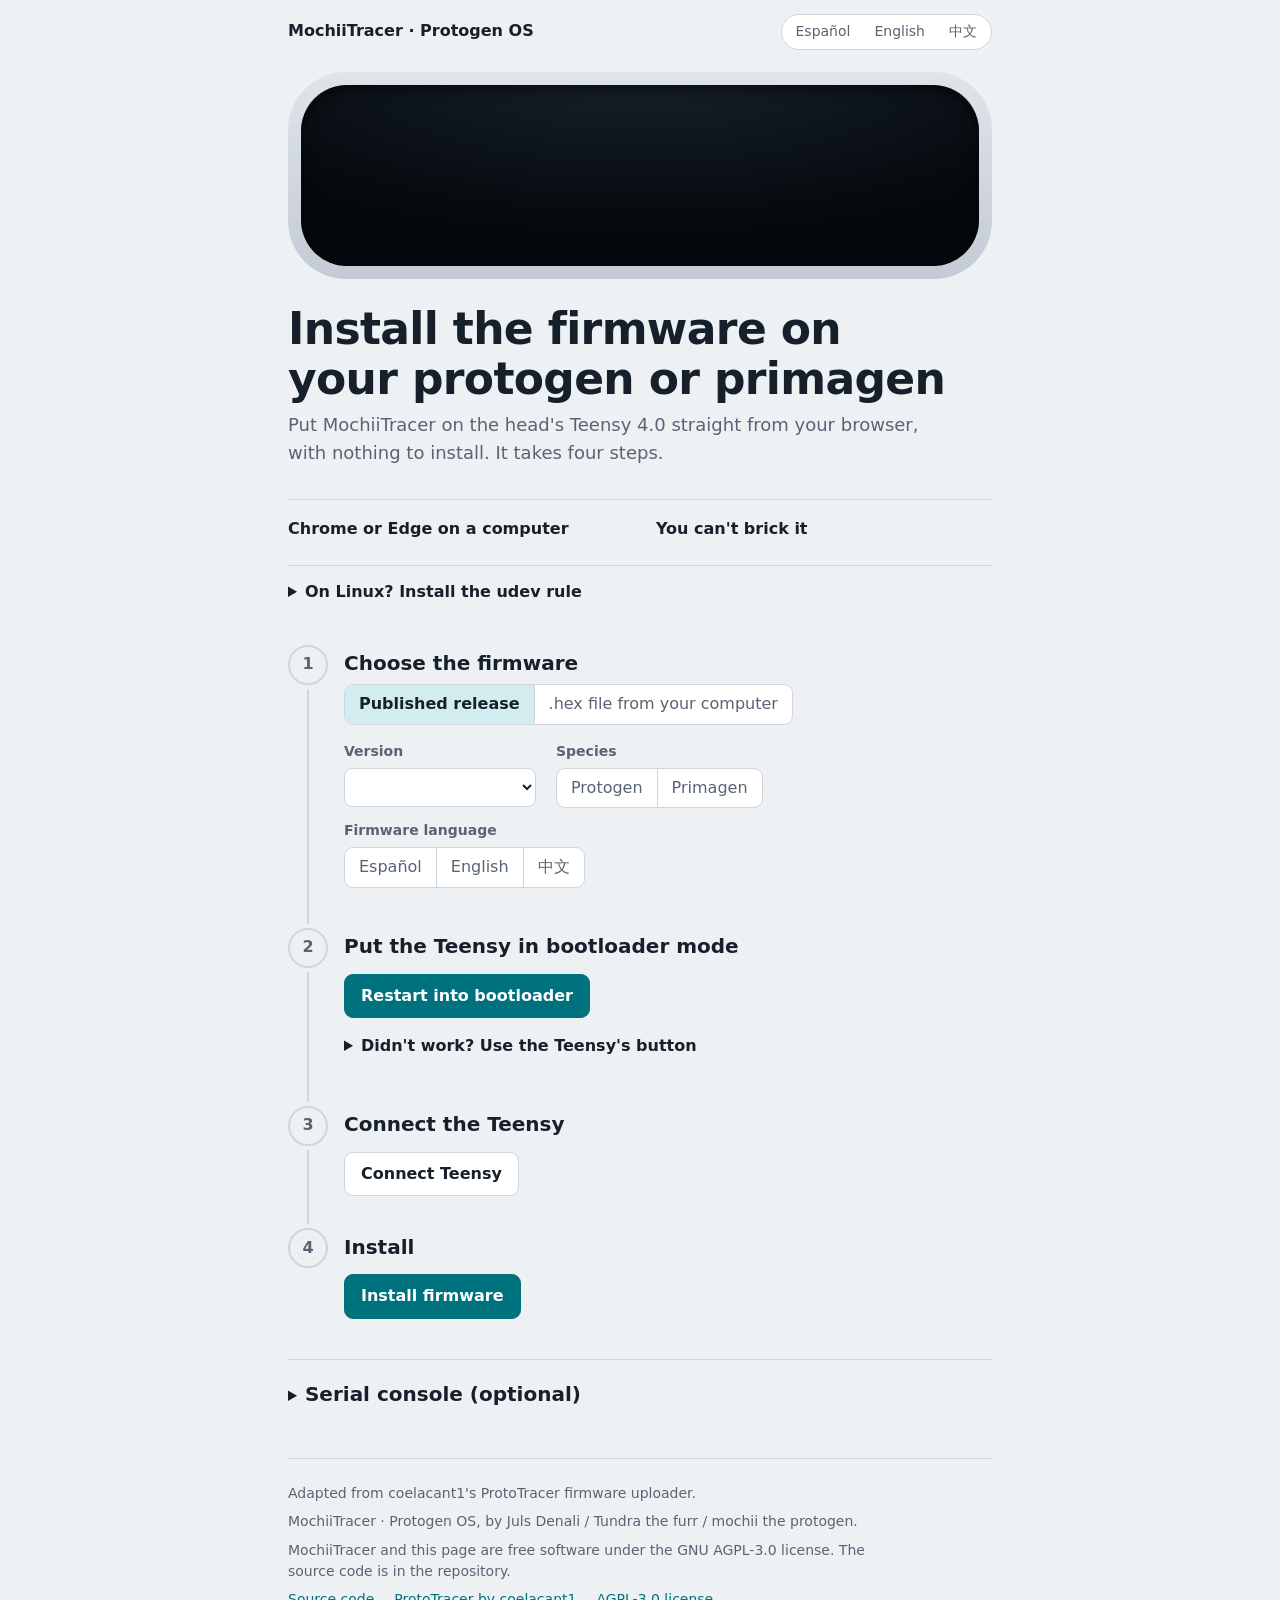
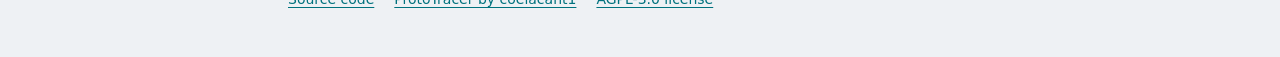
<file: docs/index.html>
<!doctype html>
<html lang="en">
<head>
<meta charset="utf-8">
<meta name="viewport" content="width=device-width, initial-scale=1">
<title>MochiiTracer · Protogen OS</title>
<meta http-equiv="refresh" content="0; url=instalar/">
<style>
  :root { color-scheme: light dark; --bg:#f6f7f9; --fg:#14161a; --a:#0a8f86; }
  @media (prefers-color-scheme: dark) { :root { --bg:#0d0f13; --fg:#e6e8eb; --a:#2fd3c7; } }
  body { margin:0; min-height:100vh; display:grid; place-items:center; background:var(--bg); color:var(--fg);
         font:16px/1.5 system-ui, sans-serif; padding:0 16px; text-align:center; }
  a { color:var(--a); }
</style>
</head>
<body>
<main>
  <h1>MochiiTracer · Protogen OS</h1>
  <p><a href="instalar/">Web installer</a> · <a href="instalar/?lang=es">Instalador web</a> · <a href="instalar/?lang=zh">网页安装器</a></p>
  <p><a href="https://github.com/mochiitheproto/mochiitracer">GitHub</a></p>
</main>
</body>
</html>
</file>
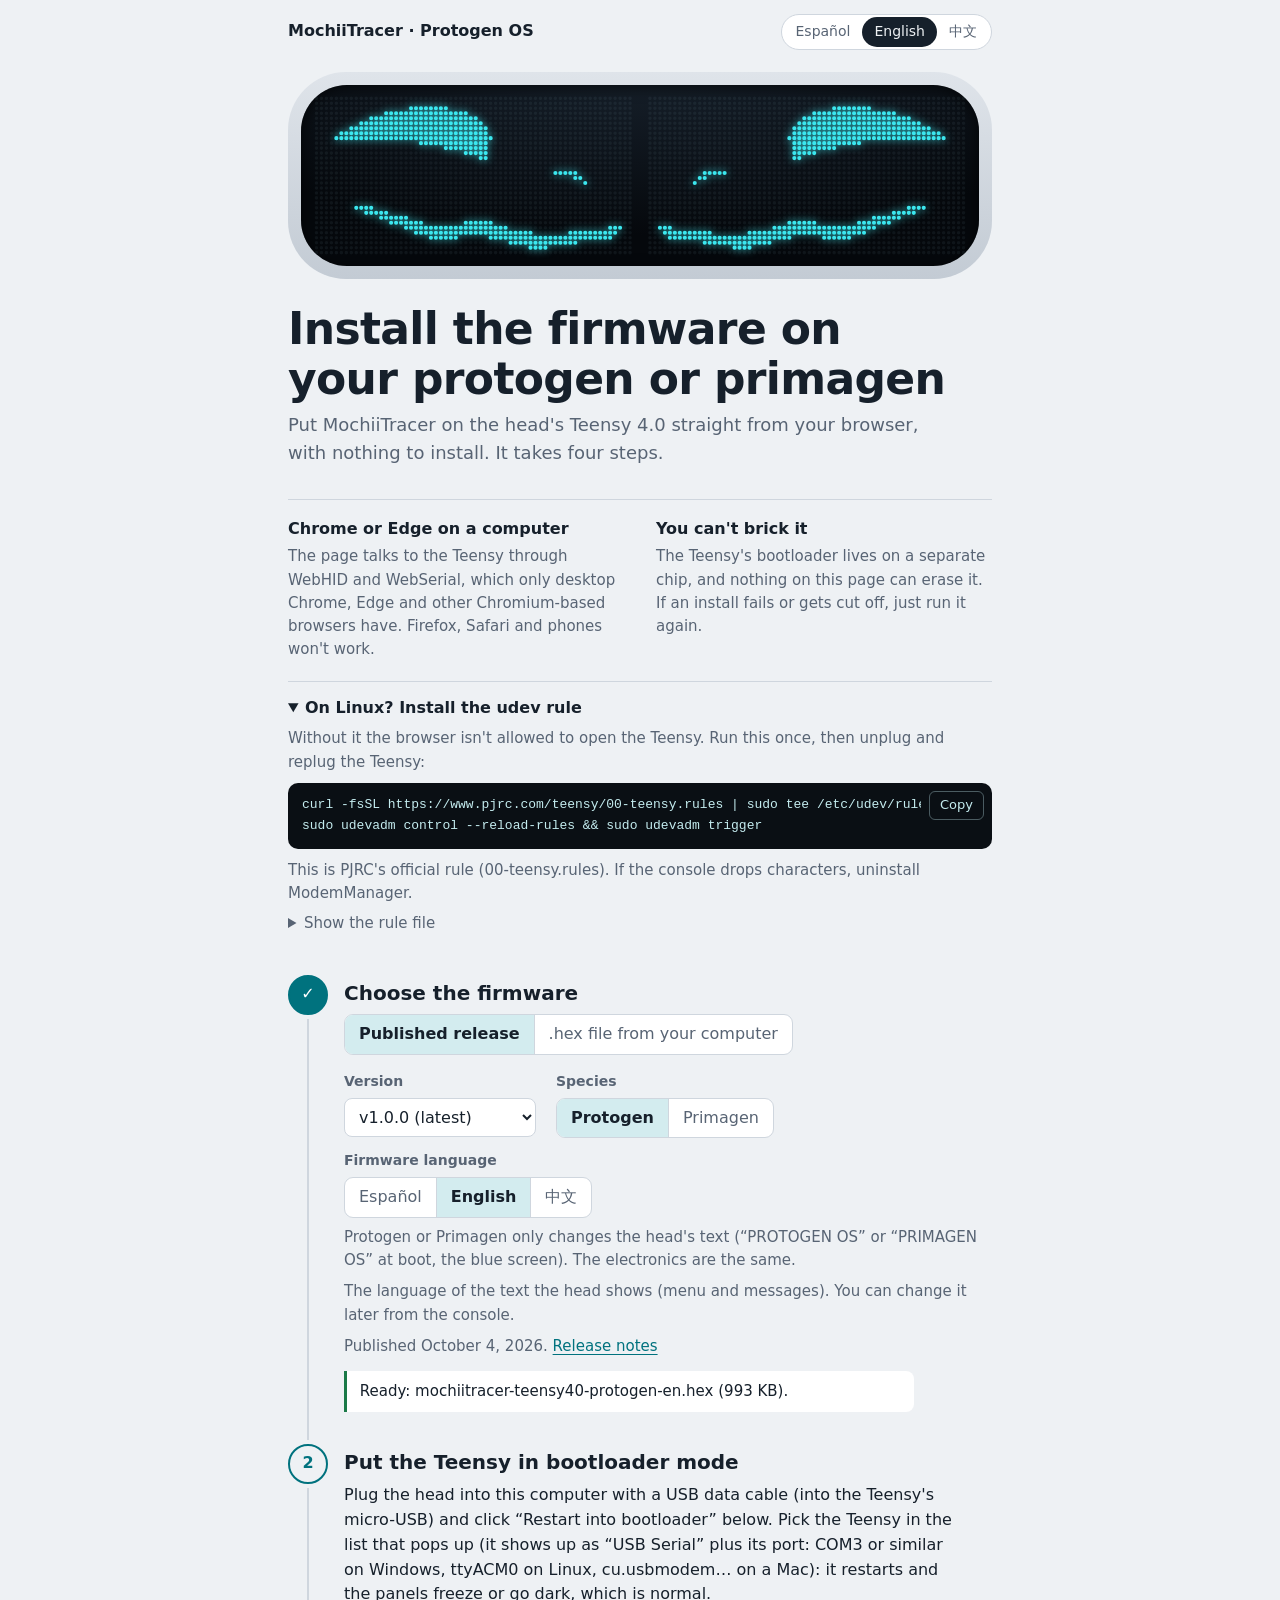
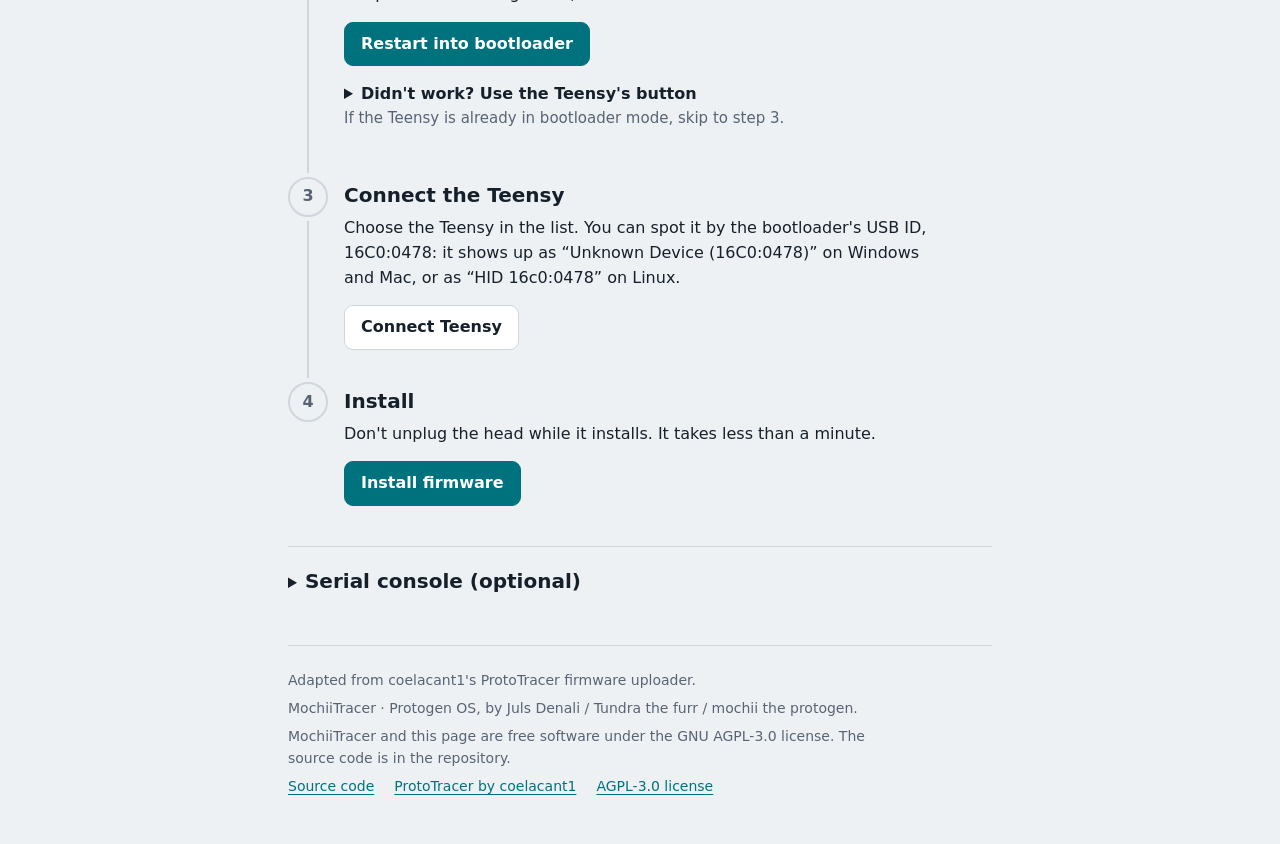
<file: docs/instalar/index.html>
<!DOCTYPE html>
<!--
  MochiiTracer · Protogen OS - web firmware installer (Spanish / English / Simplified Chinese).
  Adapted from coelacant1's ProtoTracer firmware uploader
  (https://github.com/coelacant1/ProtoTracer, .docs/prototracer-firmware-uploader.html).
  Free software under the GNU AGPL-3.0. Source: https://github.com/mochiitheproto/mochiitracer
-->
<html lang="en">
<head>
    <meta charset="UTF-8">
    <meta name="viewport" content="width=device-width, initial-scale=1.0">
    <meta name="color-scheme" content="light dark">
    <title>Install firmware | MochiiTracer · Protogen OS</title>
    <meta name="description" content="Install MochiiTracer · Protogen OS on the Teensy 4.0 of your protogen or primagen head, from the browser.">
    <link rel="icon" href="data:image/svg+xml,%3Csvg xmlns='http://www.w3.org/2000/svg' viewBox='0 0 16 16'%3E%3Crect width='16' height='16' rx='4' fill='%2305080c'/%3E%3Ccircle cx='5' cy='6' r='1.6' fill='%233ce7ef'/%3E%3Ccircle cx='11' cy='6' r='1.6' fill='%233ce7ef'/%3E%3Cpath d='M3.5 11h9' stroke='%233ce7ef' stroke-width='1.6' stroke-linecap='round'/%3E%3C/svg%3E">
    <link rel="stylesheet" href="style.css?v=20261004b">
</head>
<body>
    <header class="bar">
        <a class="brand" href="https://github.com/mochiitheproto/mochiitracer">MochiiTracer · Protogen OS</a>
        <nav class="langs" aria-label="Page language" data-i18n-attr="aria-label:langNav">
            <button type="button" data-lang="es" lang="es">Español</button>
            <button type="button" data-lang="en" lang="en">English</button>
            <button type="button" data-lang="zh" lang="zh-Hans">中文</button>
        </nav>
    </header>

    <main>
        <section class="hero">
            <div class="shell">
                <canvas id="visor" role="img" aria-label="LED visor preview" data-i18n-attr="aria-label:visorLabel"></canvas>
            </div>
            <h1 data-i18n="h1">Install the firmware on your protogen or primagen</h1>
            <p class="lead" data-i18n="lead">Put MochiiTracer on the head's Teensy 4.0 straight from your browser, with nothing to install. It takes four steps.</p>
            <noscript><p class="msg" data-kind="error">This page needs JavaScript.</p></noscript>
            <p id="msg-compat" class="msg banner" role="alert" hidden></p>
        </section>

        <section class="facts">
            <div class="fact">
                <h2 data-i18n="factBrowserTitle">Chrome or Edge on a computer</h2>
                <p data-i18n="factBrowser"></p>
            </div>
            <div class="fact">
                <h2 data-i18n="factBrickTitle">You can't brick it</h2>
                <p data-i18n="factBrick"></p>
            </div>
            <details class="fact linux" id="linux">
                <summary><h2 data-i18n="factLinuxTitle">On Linux? Install the udev rule</h2></summary>
                <p data-i18n="factLinux"></p>
                <div class="code">
                    <pre id="udev-cmd">curl -fsSL https://www.pjrc.com/teensy/00-teensy.rules | sudo tee /etc/udev/rules.d/00-teensy.rules &gt;/dev/null
sudo udevadm control --reload-rules &amp;&amp; sudo udevadm trigger</pre>
                    <button type="button" class="copy" data-copy="udev-cmd" data-i18n="copy">Copy</button>
                </div>
                <p class="note" data-i18n="factLinuxNote"></p>
                <details class="rules">
                    <summary data-i18n="showRules">Show the rule file</summary>
                    <div class="code">
                        <pre id="udev-rules"># /etc/udev/rules.d/00-teensy.rules  (PJRC)
ATTRS{idVendor}=="16c0", ATTRS{idProduct}=="04*", ENV{ID_MM_DEVICE_IGNORE}="1", ENV{ID_MM_PORT_IGNORE}="1"
ATTRS{idVendor}=="16c0", ATTRS{idProduct}=="04[789a]*", ENV{MTP_NO_PROBE}="1"
KERNEL=="ttyACM*", ATTRS{idVendor}=="16c0", ATTRS{idProduct}=="04*", MODE:="0666", RUN:="/bin/stty -F /dev/%k raw -echo"
KERNEL=="hidraw*", ATTRS{idVendor}=="16c0", ATTRS{idProduct}=="04*", MODE:="0666"
SUBSYSTEMS=="usb", ATTRS{idVendor}=="16c0", ATTRS{idProduct}=="04*", MODE:="0666"
KERNEL=="hidraw*", ATTRS{idVendor}=="1fc9", ATTRS{idProduct}=="013*", MODE:="0666"
SUBSYSTEMS=="usb", ATTRS{idVendor}=="1fc9", ATTRS{idProduct}=="013*", MODE:="0666"</pre>
                        <button type="button" class="copy" data-copy="udev-rules" data-i18n="copy">Copy</button>
                    </div>
                    <p class="note"><a href="https://www.pjrc.com/teensy/00-teensy.rules" rel="noopener" data-i18n="linkPjrcRules">The original file on pjrc.com</a></p>
                </details>
            </details>
        </section>

        <ol class="steps">
            <li class="step" id="step1">
                <div class="num" aria-hidden="true"><span>1</span></div>
                <div class="body">
                    <h2 data-i18n="s1Title">Choose the firmware</h2>
                    <div class="seg" role="radiogroup">
                        <label><input type="radio" name="src" value="release" checked> <span data-i18n="srcRelease">Published release</span></label>
                        <label><input type="radio" name="src" value="local"> <span data-i18n="srcLocal">.hex file from your computer</span></label>
                    </div>

                    <div id="src-release" class="panel">
                        <div class="row">
                            <label class="field">
                                <span class="label" data-i18n="version">Version</span>
                                <select id="release" data-busy-lock></select>
                            </label>
                            <fieldset class="field">
                                <legend class="label" data-i18n="species">Species</legend>
                                <div class="seg">
                                    <label><input type="radio" name="species" value="protogen"> Protogen</label>
                                    <label><input type="radio" name="species" value="primagen"> Primagen</label>
                                </div>
                            </fieldset>
                            <fieldset class="field">
                                <legend class="label" data-i18n="fwLang">Firmware language</legend>
                                <div class="seg">
                                    <label lang="es"><input type="radio" name="fwlang" value="es"> Español</label>
                                    <label lang="en"><input type="radio" name="fwlang" value="en"> English</label>
                                    <label lang="zh-Hans"><input type="radio" name="fwlang" value="zh"> 中文</label>
                                </div>
                            </fieldset>
                        </div>
                        <p class="help" data-i18n="speciesHelp"></p>
                        <p class="help" data-i18n="fwLangHelp"></p>
                        <p class="help" id="release-info"></p>
                        <p id="msg-fw" class="msg" role="status" hidden></p>
                    </div>

                    <div id="src-local" class="panel" hidden>
                        <label class="drop" id="drop">
                            <input type="file" id="file" accept=".hex" data-busy-lock>
                            <span data-i18n="dropHere">Drop a .hex file here or click to choose one</span>
                        </label>
                        <p id="msg-local" class="msg" role="status" hidden></p>
                    </div>
                </div>
            </li>

            <li class="step" id="step2">
                <div class="num" aria-hidden="true"><span>2</span></div>
                <div class="body">
                    <h2 data-i18n="s2Title">Put the Teensy in bootloader mode</h2>
                    <p data-i18n="s2Body"></p>
                    <button type="button" class="btn primary" id="btn-reboot" data-busy-lock data-i18n="btnReboot">Restart into bootloader</button>
                    <p id="msg-boot" class="msg" role="status" hidden></p>
                    <details class="planb">
                        <summary data-i18n="planBTitle">Didn't work? Use the Teensy's button</summary>
                        <p data-i18n="planB"></p>
                    </details>
                    <p class="help" data-i18n="s2Skip"></p>
                </div>
            </li>

            <li class="step" id="step3">
                <div class="num" aria-hidden="true"><span>3</span></div>
                <div class="body">
                    <h2 data-i18n="s3Title">Connect the Teensy</h2>
                    <p data-i18n="s3Body"></p>
                    <button type="button" class="btn" id="btn-connect" data-busy-lock data-i18n="btnConnect">Connect Teensy</button>
                    <p id="msg-dev" class="msg" role="status" hidden></p>
                </div>
            </li>

            <li class="step" id="step4">
                <div class="num" aria-hidden="true"><span>4</span></div>
                <div class="body">
                    <h2 data-i18n="s4Title">Install</h2>
                    <p data-i18n="s4Body"></p>
                    <button type="button" class="btn primary" id="btn-install" data-busy-lock data-i18n="btnInstall">Install firmware</button>
                    <progress id="progress" value="0" max="1" hidden></progress>
                    <p id="msg-flash" class="msg" role="status" hidden></p>
                </div>
            </li>
        </ol>

        <details class="console" id="console">
            <summary><h2 data-i18n="conTitle">Serial console (optional)</h2></summary>
            <p data-i18n="conBody"></p>
            <div class="row">
                <button type="button" class="btn" id="con-open" data-i18n="conOpen">Open console</button>
                <button type="button" class="btn" id="con-close" hidden data-i18n="conClose">Close console</button>
                <button type="button" class="btn" data-cmd="s" data-needs-console data-i18n="cmdStatus">Status</button>
            </div>
            <p id="msg-con" class="msg" role="status" hidden></p>

            <dl class="status">
                <div><dt data-i18n="stFace">Face</dt><dd id="st-face">–</dd></div>
                <div><dt data-i18n="stBright">Brightness</dt><dd id="st-bright">–</dd></div>
                <div><dt data-i18n="stTemp">Temperature</dt><dd id="st-temp">–</dd></div>
                <div><dt data-i18n="stLang">Language</dt><dd id="st-lang">–</dd></div>
                <div><dt data-i18n="stFps">FPS</dt><dd id="st-fps">–</dd></div>
            </dl>

            <div class="ctl">
                <span class="label" data-i18n="cmdBright">Brightness</span>
                <div class="dial">
                    <button type="button" data-cmd="b0" data-needs-console>0</button>
                    <button type="button" data-cmd="b1" data-needs-console>1</button>
                    <button type="button" data-cmd="b2" data-needs-console>2</button>
                    <button type="button" data-cmd="b3" data-needs-console>3</button>
                    <button type="button" data-cmd="b4" data-needs-console>4</button>
                    <button type="button" data-cmd="b5" data-needs-console>5</button>
                    <button type="button" data-cmd="b6" data-needs-console>6</button>
                    <button type="button" data-cmd="b7" data-needs-console>7</button>
                    <button type="button" data-cmd="b8" data-needs-console>8</button>
                    <button type="button" data-cmd="b9" data-needs-console>9</button>
                </div>
            </div>

            <div class="ctl">
                <label class="label" for="face-n" data-i18n="cmdFace">Face</label>
                <div class="row tight">
                    <input type="number" id="face-n" min="0" max="255" value="0" inputmode="numeric" data-needs-console>
                    <button type="button" class="btn" id="face-set" data-needs-console data-i18n="cmdSetFace">Set</button>
                    <button type="button" class="btn" data-cmd="n" data-needs-console data-i18n="cmdNextFace">Next face</button>
                </div>
            </div>

            <div class="ctl">
                <span class="label" data-i18n="cmdLang">Head language</span>
                <div class="row tight">
                    <button type="button" class="btn" data-head-lang="es" data-needs-console lang="es">Español</button>
                    <button type="button" class="btn" data-head-lang="en" data-needs-console lang="en">English</button>
                    <button type="button" class="btn" data-head-lang="zh" data-needs-console lang="zh-Hans">中文</button>
                    <button type="button" class="btn" data-head-lang="build" data-needs-console data-i18n="headLangBuild">Language of the .hex</button>
                    <span class="tag" data-i18n="needsV1">Requires firmware v1 or newer.</span>
                </div>
                <p class="help" data-i18n="headLangHelp"></p>
            </div>

            <div class="log" id="log" role="log" aria-live="off"></div>
            <label class="check"><input type="checkbox" id="hide-fps" checked> <span data-i18n="hideFps">Hide FPS lines</span></label>
            <form id="cmd-form" class="cmd">
                <input id="cmd-input" autocomplete="off" spellcheck="false" maxlength="7" data-needs-console
                       placeholder="Type a command and press Enter" aria-label="Command"
                       data-i18n-attr="placeholder:cmdPlaceholder;aria-label:cmdPlaceholder">
                <button type="submit" class="btn" data-needs-console data-i18n="send">Send</button>
            </form>
        </details>
    </main>

    <footer>
        <p data-i18n="footCredit">Adapted from coelacant1's ProtoTracer firmware uploader.</p>
        <p data-i18n="footAuthors">MochiiTracer · Protogen OS, by Juls Denali / Tundra the furr / mochii the protogen.</p>
        <p data-i18n="footLicense">MochiiTracer and this page are free software under the GNU AGPL-3.0 license. The source code is in the repository.</p>
        <p class="links">
            <a href="https://github.com/mochiitheproto/mochiitracer" rel="noopener" data-i18n="linkSource">Source code</a>
            <a href="https://github.com/coelacant1/ProtoTracer" rel="noopener" data-i18n="linkUpstream">ProtoTracer by coelacant1</a>
            <a href="https://www.gnu.org/licenses/agpl-3.0.html" rel="noopener license" data-i18n="linkLicense">AGPL-3.0 license</a>
        </p>
    </footer>

    <script src="visor.js?v=20261004b"></script>
    <script src="i18n.js?v=20261004b"></script>
    <script src="uploader.js?v=20261004b"></script>
</body>
</html>
</file>
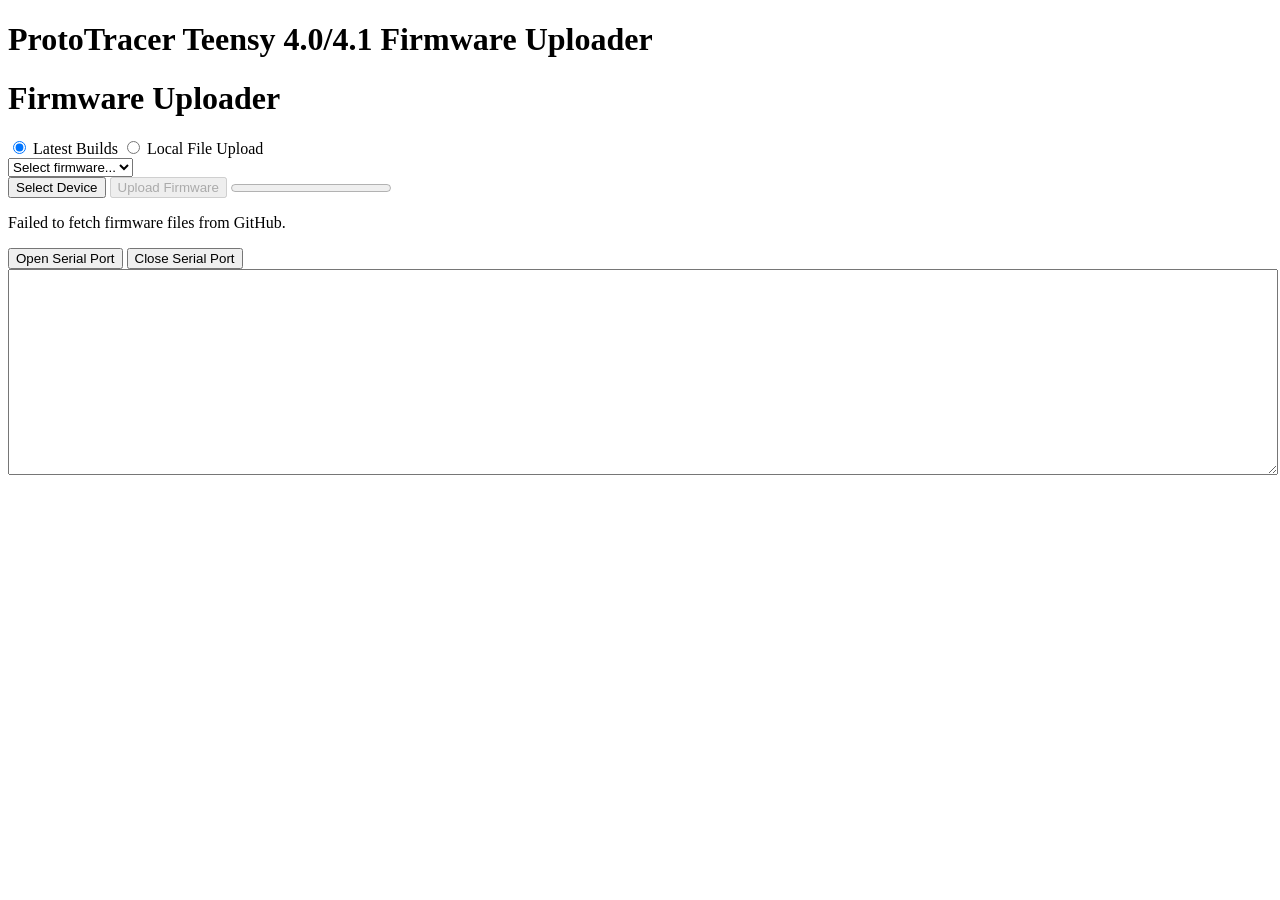
<file: .docs/prototracer-firmware-uploader.html>
<!DOCTYPE html>
<html lang="en">
<head>
    <meta charset="UTF-8">
    <meta name="viewport" content="width=device-width, initial-scale=1.0">
    <title>ProtoTracer Firmware Uploader</title>
</head>
<body>
    <h1>ProtoTracer Teensy 4.0/4.1 Firmware Uploader</h1>
    <div id="uploader">
        <h1>Firmware Uploader</h1>
        <label>
            <input type="radio" name="firmware-source" value="latest-builds" checked />
            Latest Builds
        </label>
        <label>
            <input type="radio" name="firmware-source" value="local-file" />
            Local File Upload
        </label>
    
        <div id="latest-builds">
            <select id="firmware-select">
                <option value="">Select firmware...</option>
            </select>
        </div>
    
        <div id="local-file" style="display: none;">
            <input type="file" id="firmware" accept=".hex" />
        </div>
    
        <button id="select-device">Select Device</button>
        <button id="upload" disabled>Upload Firmware</button>
        <progress id="progress" value="0" max="1"></progress>
        <p id="status"></p>
    </div>
    
    <div id="serial">
        <button id="open-serial">Open Serial Port</button>
        <button id="close-serial">Close Serial Port</button>
        <textarea id="serial-output" readonly style="width: 100%; height: 200px;"></textarea>
    </div>
    <script src="prototracer-firmware-uploader.js"></script>
</body>
</html>
</file>
<file: docs/instalar/style.css>
/*
 * style.css - MochiiTracer · Protogen OS firmware installer.
 * Part of MochiiTracer, a fork of ProtoTracer by coelacant1. GNU AGPL-3.0.
 */

:root {
    --paper: #eef1f4;
    --surface: #ffffff;
    --ink: #16202b;
    --muted: #586474;
    --line: #cfd6de;
    --accent: #00727e;
    --accent-ink: #ffffff;
    --accent-soft: #d3ecef;
    --shell: #dfe4ea;
    --shell-edge: #c3cbd4;
    --visor: #05080c;
    --ok: #1b7a48;
    --warn: #865700;
    --warn-bg: #fbefd3;
    --err: #b3263a;
    --err-bg: #fbe4e7;
    --log-bg: #0a0f14;
    --log-ink: #c4ecef;

    --font: system-ui, -apple-system, "Segoe UI", Roboto, "Noto Sans", "Helvetica Neue", Arial,
            "PingFang SC", "Hiragino Sans GB", "Microsoft YaHei", "Noto Sans CJK SC", "Source Han Sans SC", sans-serif;
    --mono: ui-monospace, "Cascadia Mono", "SF Mono", Menlo, Consolas, "Liberation Mono", "Noto Sans Mono CJK SC", monospace;
}

@media (prefers-color-scheme: dark) {
    :root {
        --paper: #0f1318;
        --surface: #161c23;
        --ink: #e5eaf0;
        --muted: #9ba7b4;
        --line: #2c3540;
        --accent: #46d2db;
        --accent-ink: #04262a;
        --accent-soft: #133a41;
        --shell: #28313b;
        --shell-edge: #1a2028;
        --ok: #62d394;
        --warn: #f1b84f;
        --warn-bg: #2b2414;
        --err: #ff7d8c;
        --err-bg: #301a1e;
        --log-bg: #070a0e;
    }
}

*, *::before, *::after { box-sizing: border-box; }
[hidden] { display: none !important; }

html { -webkit-text-size-adjust: 100%; }

body {
    margin: 0;
    background: var(--paper);
    color: var(--ink);
    font: 16px/1.55 var(--font);
    overflow-wrap: break-word;
}

:lang(zh) body, body:lang(zh) { line-height: 1.7; }

a { color: var(--accent); text-underline-offset: 0.18em; }

:focus-visible {
    outline: 3px solid var(--accent);
    outline-offset: 2px;
}

/* ===== Top bar ===== */
.bar {
    max-width: 46rem;
    margin: 0 auto;
    padding: 14px 16px;
    display: flex;
    align-items: center;
    justify-content: space-between;
    gap: 12px;
    flex-wrap: wrap;
}

.brand {
    color: var(--ink);
    font-weight: 650;
    text-decoration: none;
}

.langs {
    display: inline-flex;
    border: 1px solid var(--line);
    border-radius: 999px;
    padding: 2px;
    background: var(--surface);
}

.langs button {
    font: inherit;
    font-size: 0.875rem;
    border: 0;
    border-radius: 999px;
    padding: 4px 12px;
    background: transparent;
    color: var(--muted);
    cursor: pointer;
}

.langs button[aria-pressed="true"] {
    background: var(--ink);
    color: var(--paper);
}

/* ===== Hero: the visor ===== */
main {
    max-width: 46rem;
    margin: 0 auto;
    padding: 0 16px 48px;
}

.hero { padding-top: 8px; }

.shell {
    padding: clamp(7px, 1.8vw, 13px);
    border-radius: clamp(22px, 7vw, 58px);
    background: linear-gradient(180deg, var(--shell), var(--shell-edge));
}

#visor {
    display: block;
    width: 100%;
    height: auto;
    aspect-ratio: 136.2 / 36.4;
    border-radius: clamp(16px, 5.6vw, 46px);
    background:
        radial-gradient(120% 150% at 50% -10%, #17212c 0%, var(--visor) 62%);
    box-shadow: inset 0 3px 14px rgba(0, 0, 0, 0.65);
}

h1 {
    margin: 1.6rem 0 0.5rem;
    font-size: clamp(1.9rem, 1.25rem + 2.6vw, 2.75rem);
    line-height: 1.12;
    font-weight: 760;
    letter-spacing: -0.015em;
    text-wrap: balance;
}

.lead {
    margin: 0;
    max-width: 36em;
    font-size: 1.125rem;
    color: var(--muted);
}

/* ===== Facts ===== */
.facts {
    margin: 2rem 0 0;
    padding-top: 1.1rem;
    border-top: 1px solid var(--line);
    display: grid;
    grid-template-columns: repeat(2, minmax(0, 1fr));
    gap: 0.6rem 2rem;
}

.fact h2 {
    margin: 0 0 0.2rem;
    font-size: 1rem;
    font-weight: 650;
}

.fact p {
    margin: 0;
    font-size: 0.9375rem;
    color: var(--muted);
}

.fact.linux {
    grid-column: 1 / -1;
    margin-top: 0.6rem;
    padding-top: 0.9rem;
    border-top: 1px solid var(--line);
}

details > summary {
    cursor: pointer;
    list-style-position: inside;
}

details > summary h2 { display: inline; }

.fact.linux > p { margin-top: 0.4rem; }

.note {
    font-size: 0.875rem;
    color: var(--muted);
}

.rules { margin-top: 0.4rem; }
.rules > summary { font-size: 0.9375rem; color: var(--muted); }

.code {
    display: flex;
    align-items: flex-start;
    gap: 8px;
    margin: 0.6rem 0;
    padding: 8px 8px 8px 0;
    border-radius: 10px;
    background: var(--log-bg);
    color: var(--log-ink);
}

.code pre {
    flex: 1;
    min-width: 0;
    margin: 0;
    padding: 4px 0 4px 14px;
    overflow-x: auto;
    font: 0.8125rem/1.6 var(--mono);
    white-space: pre;
}

.copy {
    flex: none;
    font: inherit;
    font-size: 0.8125rem;
    padding: 3px 10px;
    border-radius: 6px;
    border: 1px solid rgba(196, 236, 239, 0.35);
    background: transparent;
    color: var(--log-ink);
    cursor: pointer;
}

/* ===== Steps ===== */
.steps {
    list-style: none;
    margin: 2.5rem 0 0;
    padding: 0;
}

.step {
    position: relative;
    display: grid;
    grid-template-columns: 2.5rem minmax(0, 1fr);
    gap: 0 1rem;
    padding-bottom: 2rem;
}

.step::before {
    content: "";
    position: absolute;
    left: calc(1.25rem - 1px);
    top: 2.75rem;
    bottom: 0.25rem;
    width: 2px;
    background: var(--line);
}

.step:last-child::before { display: none; }

.num {
    width: 2.5rem;
    height: 2.5rem;
    border-radius: 50%;
    border: 2px solid var(--line);
    display: grid;
    place-items: center;
    font-weight: 700;
    color: var(--muted);
    background: var(--paper);
}

.step[data-state="active"] .num {
    border-color: var(--accent);
    color: var(--accent);
}

.step[data-state="done"] .num {
    border-color: var(--accent);
    background: var(--accent);
    color: var(--accent-ink);
}

.step[data-state="done"] .num span { display: none; }
.step[data-state="done"] .num::after { content: "✓"; }

.body h2 {
    margin: 0.35rem 0 0.5rem;
    font-size: 1.25rem;
    line-height: 1.3;
    font-weight: 680;
}

.body > p { margin: 0 0 0.9rem; max-width: 38em; }

.help {
    margin: 0.5rem 0 0;
    font-size: 0.9375rem;
    color: var(--muted);
}

.panel { margin-top: 1rem; }

.row {
    display: flex;
    flex-wrap: wrap;
    align-items: flex-start;   /* labels line up on top even if the controls differ in height */
    gap: 0.75rem 1.25rem;
}

.row.tight {
    align-items: center;
    gap: 0.5rem;
}

.field {
    display: flex;
    flex-direction: column;
    gap: 0.3rem;
    margin: 0;
    padding: 0;
    border: 0;
    min-width: 0;
}

.label {
    font-size: 0.875rem;
    font-weight: 600;
    color: var(--muted);
    padding: 0;
}

/* a fieldset's legend sits outside its flex box, so it doesn't get the gap: give it by hand */
legend.label { margin-bottom: 0.3rem; }

select, input[type="number"], .cmd input {
    font: inherit;
    color: var(--ink);
    background: var(--surface);
    border: 1px solid var(--line);
    border-radius: 8px;
    padding: 8px 10px;
}

select { min-width: 12rem; max-width: 100%; }

/* segmented radio group */
.seg {
    display: inline-flex;
    flex-wrap: wrap;
    border: 1px solid var(--line);
    border-radius: 9px;
    background: var(--surface);
    overflow: hidden;
}

.seg label {
    position: relative;
    padding: 7px 14px;
    cursor: pointer;
    color: var(--muted);
}

.seg label + label { border-left: 1px solid var(--line); }

.seg input {
    position: absolute;
    opacity: 0;
    pointer-events: none;
}

.seg label:has(input:checked) {
    background: var(--accent-soft);
    color: var(--ink);
    font-weight: 600;
}

.seg label:has(input:focus-visible) {
    outline: 3px solid var(--accent);
    outline-offset: -3px;
}

/* buttons */
.btn {
    font: inherit;
    font-weight: 600;
    padding: 9px 16px;
    border-radius: 9px;
    border: 1px solid var(--line);
    background: var(--surface);
    color: var(--ink);
    cursor: pointer;
}

.btn:hover:not(:disabled) { border-color: var(--accent); }

.btn.primary {
    background: var(--accent);
    border-color: var(--accent);
    color: var(--accent-ink);
}

.btn.primary:hover:not(:disabled) { filter: brightness(1.08); }

button:disabled,
input:disabled,
select:disabled {
    opacity: 0.5;
    cursor: not-allowed;
}

progress {
    display: block;
    width: 100%;
    max-width: 30rem;
    height: 10px;
    margin-top: 0.9rem;
    accent-color: var(--accent);
}

.drop {
    display: block;
    position: relative;
    padding: 1.6rem 1rem;
    border: 2px dashed var(--line);
    border-radius: 12px;
    text-align: center;
    color: var(--muted);
    background: var(--surface);
    cursor: pointer;
}

.drop.over,
.drop:hover { border-color: var(--accent); color: var(--ink); }
.drop:focus-within { outline: 3px solid var(--accent); outline-offset: 2px; }

.drop input {
    position: absolute;
    inset: 0;
    opacity: 0;
    cursor: pointer;
    width: 100%;
}

/* messages */
.msg {
    margin: 0.8rem 0 0;
    padding: 0.55rem 0.8rem;
    border-left: 3px solid var(--line);
    border-radius: 0 8px 8px 0;
    background: var(--surface);
    font-size: 0.9375rem;
    max-width: 38em;
}

.msg[data-kind="ok"] { border-left-color: var(--ok); }
.msg[data-kind="warn"] { border-left-color: var(--warn); background: var(--warn-bg); }
.msg[data-kind="error"] { border-left-color: var(--err); background: var(--err-bg); }
.msg a { font-weight: 600; }

.banner { margin-top: 1.2rem; }

.planb {
    margin-top: 1rem;
    max-width: 38em;
}

.planb > summary { font-weight: 600; }
.planb > p { margin: 0.4rem 0 0; color: var(--muted); }

/* ===== Console ===== */
.console {
    margin-top: 0.5rem;
    padding-top: 1.2rem;
    border-top: 1px solid var(--line);
}

.console > summary h2 {
    font-size: 1.25rem;
    font-weight: 680;
}

.console > p { color: var(--muted); max-width: 38em; }

.status {
    display: flex;
    flex-wrap: wrap;
    gap: 0.5rem 2rem;
    margin: 1.1rem 0;
}

.status dt {
    font-size: 0.8125rem;
    color: var(--muted);
}

.status dd {
    margin: 0;
    font-weight: 650;
    font-variant-numeric: tabular-nums;
}

.ctl {
    display: flex;
    flex-wrap: wrap;
    align-items: baseline;   /* the label sits on the first line of buttons, even when they wrap */
    gap: 0.4rem 1rem;
    margin: 0 0 0.9rem;
}

.ctl > .label { min-width: 9rem; }
.ctl > .row { flex: 1 1 18rem; min-width: 0; }   /* stays next to the label and wraps inside */
.ctl > .help { flex: 0 0 100%; margin: 0; padding-left: 10rem; }   /* under the buttons: label + gap */

.dial {
    display: inline-flex;
    flex-wrap: wrap;
    gap: 4px;
}

.dial button {
    font: inherit;
    font-variant-numeric: tabular-nums;
    width: 2.25rem;
    height: 2.25rem;
    border-radius: 7px;
    border: 1px solid var(--line);
    background: var(--surface);
    color: var(--ink);
    cursor: pointer;
}

.dial button:hover:not(:disabled) { border-color: var(--accent); }

input[type="number"] { width: 5.5rem; }

.tag {
    font-size: 0.8125rem;
    color: var(--warn);
    background: var(--warn-bg);
    padding: 2px 10px;
    border-radius: 999px;
}

.log {
    height: 16rem;
    overflow: auto;
    padding: 10px 12px;
    border-radius: 10px;
    background: var(--log-bg);
    color: var(--log-ink);
    font: 0.8125rem/1.5 var(--mono);
    white-space: pre-wrap;
    overflow-wrap: anywhere;
}

.log .l-tx { color: #8fd0ff; }
.log .l-ok { color: #7fe3a9; }
.log .l-err { color: #ff8e9c; }

.check {
    display: inline-flex;
    align-items: center;
    gap: 0.4rem;
    margin: 0.6rem 0;
    font-size: 0.9375rem;
    color: var(--muted);
}

.cmd {
    display: flex;
    gap: 0.5rem;
}

.cmd input {
    flex: 1;
    min-width: 0;
    font-family: var(--mono);
}

/* ===== Footer ===== */
footer {
    width: min(calc(46rem - 32px), calc(100% - 32px));
    margin: 0 auto;
    padding: 1.5rem 0 2.5rem;
    border-top: 1px solid var(--line);
    font-size: 0.875rem;
    color: var(--muted);
}

footer p { margin: 0 0 0.4rem; max-width: 42em; }

.links {
    display: flex;
    flex-wrap: wrap;
    gap: 0.4rem 1.25rem;
}

@media (max-width: 560px) {
    .facts { grid-template-columns: minmax(0, 1fr); }
    .dial button { width: 1.95rem; height: 2.1rem; }
    .step { grid-template-columns: 2rem minmax(0, 1fr); gap: 0 0.8rem; }
    .num { width: 2rem; height: 2rem; font-size: 0.875rem; }
    .step::before { left: calc(1rem - 1px); top: 2.25rem; }
    .ctl > .label { min-width: 100%; }
    .ctl > .help { padding-left: 0; }
    .langs button { padding: 4px 9px; }
}
</file>
